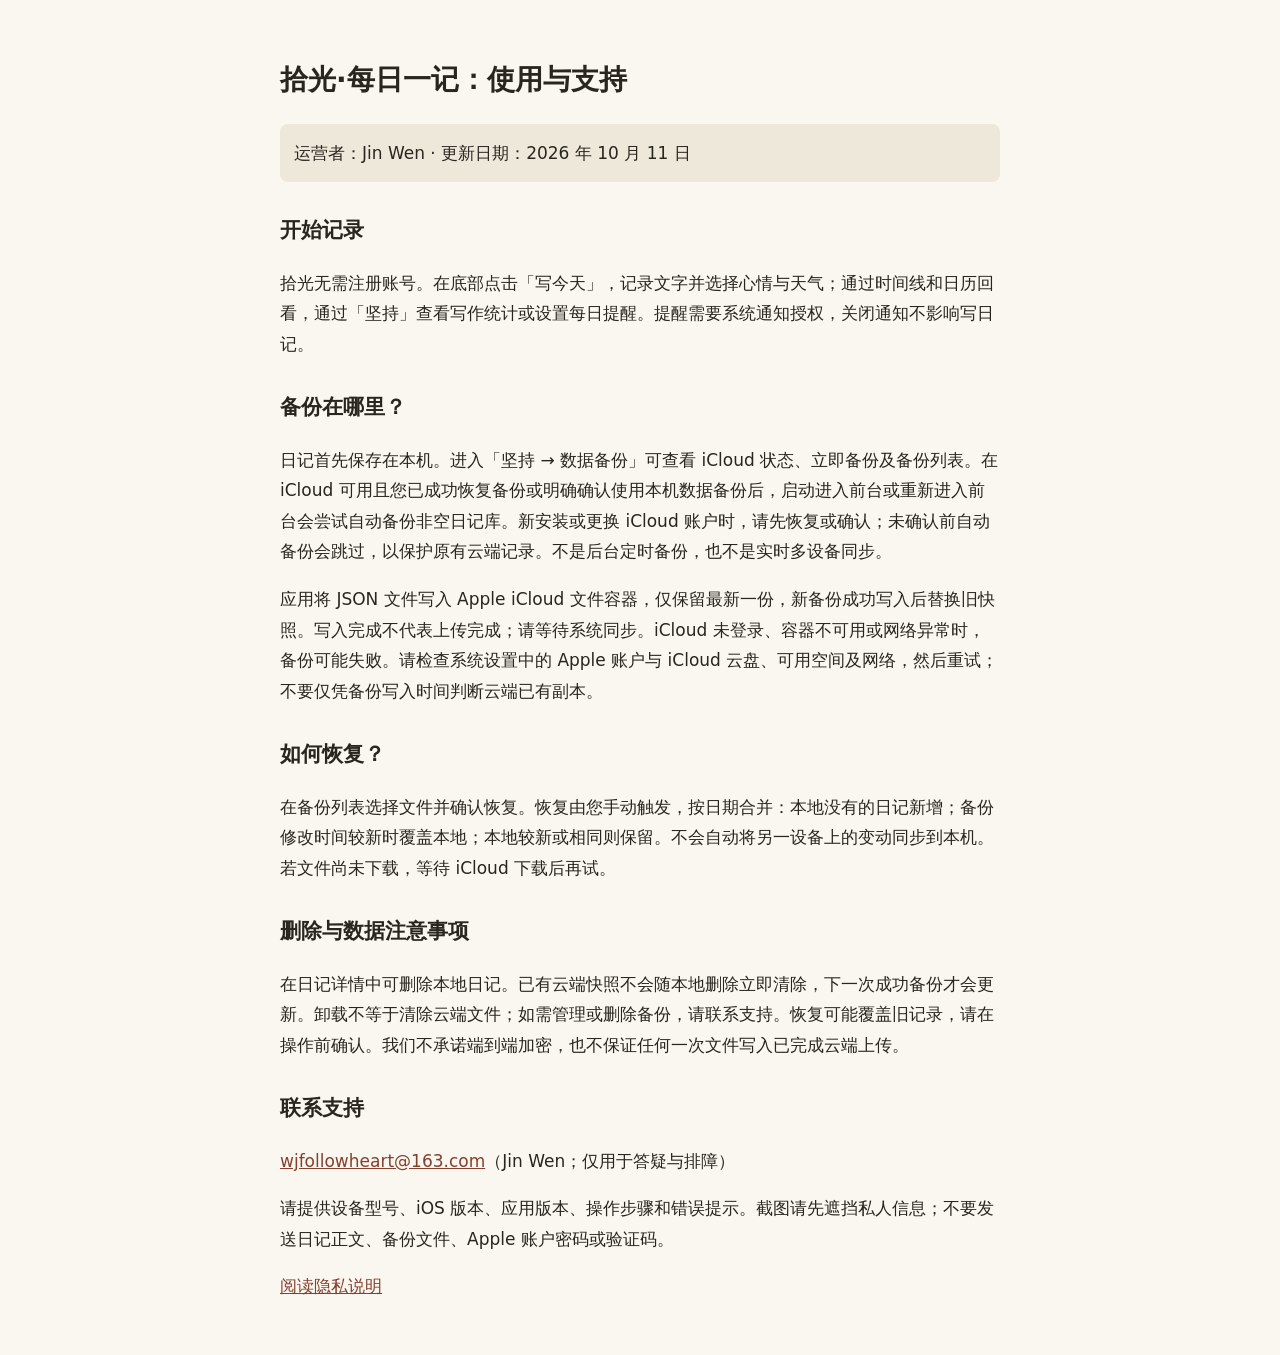
<file: index.html>
<!doctype html>
<html lang="zh-CN">
<head>
<meta charset="utf-8">
<meta name="viewport" content="width=device-width, initial-scale=1">
<title>拾光·每日一记｜使用与支持</title>
<style>body{margin:0;background:#faf7f0;color:#29251f;font:17px/1.8 system-ui,sans-serif}main{max-width:720px;margin:auto;padding:36px 22px}h1{font-size:28px}h2{font-size:21px;margin-top:30px}.note{padding:14px;background:#eee8db;border-radius:8px}a{color:#85402e;overflow-wrap:anywhere}</style>
</head>
<body><main>
<h1>拾光·每日一记：使用与支持</h1>
<p class="note">运营者：Jin Wen · 更新日期：2026 年 10 月 11 日</p>
<h2>开始记录</h2>
<p>拾光无需注册账号。在底部点击「写今天」，记录文字并选择心情与天气；通过时间线和日历回看，通过「坚持」查看写作统计或设置每日提醒。提醒需要系统通知授权，关闭通知不影响写日记。</p>
<h2>备份在哪里？</h2>
<p>日记首先保存在本机。进入「坚持 → 数据备份」可查看 iCloud 状态、立即备份及备份列表。在 iCloud 可用且您已成功恢复备份或明确确认使用本机数据备份后，启动进入前台或重新进入前台会尝试自动备份非空日记库。新安装或更换 iCloud 账户时，请先恢复或确认；未确认前自动备份会跳过，以保护原有云端记录。不是后台定时备份，也不是实时多设备同步。</p>
<p>应用将 JSON 文件写入 Apple iCloud 文件容器，仅保留最新一份，新备份成功写入后替换旧快照。写入完成不代表上传完成；请等待系统同步。iCloud 未登录、容器不可用或网络异常时，备份可能失败。请检查系统设置中的 Apple 账户与 iCloud 云盘、可用空间及网络，然后重试；不要仅凭备份写入时间判断云端已有副本。</p>
<h2>如何恢复？</h2>
<p>在备份列表选择文件并确认恢复。恢复由您手动触发，按日期合并：本地没有的日记新增；备份修改时间较新时覆盖本地；本地较新或相同则保留。不会自动将另一设备上的变动同步到本机。若文件尚未下载，等待 iCloud 下载后再试。</p>
<h2>删除与数据注意事项</h2>
<p>在日记详情中可删除本地日记。已有云端快照不会随本地删除立即清除，下一次成功备份才会更新。卸载不等于清除云端文件；如需管理或删除备份，请联系支持。恢复可能覆盖旧记录，请在操作前确认。我们不承诺端到端加密，也不保证任何一次文件写入已完成云端上传。</p>
<h2>联系支持</h2>
<p><a href="mailto:wjfollowheart@163.com">wjfollowheart@163.com</a>（Jin Wen；仅用于答疑与排障）</p>
<p>请提供设备型号、iOS 版本、应用版本、操作步骤和错误提示。截图请先遮挡私人信息；不要发送日记正文、备份文件、Apple 账户密码或验证码。</p>
<p><a href="privacy.html">阅读隐私说明</a></p>
</main></body>
</html>
</file>
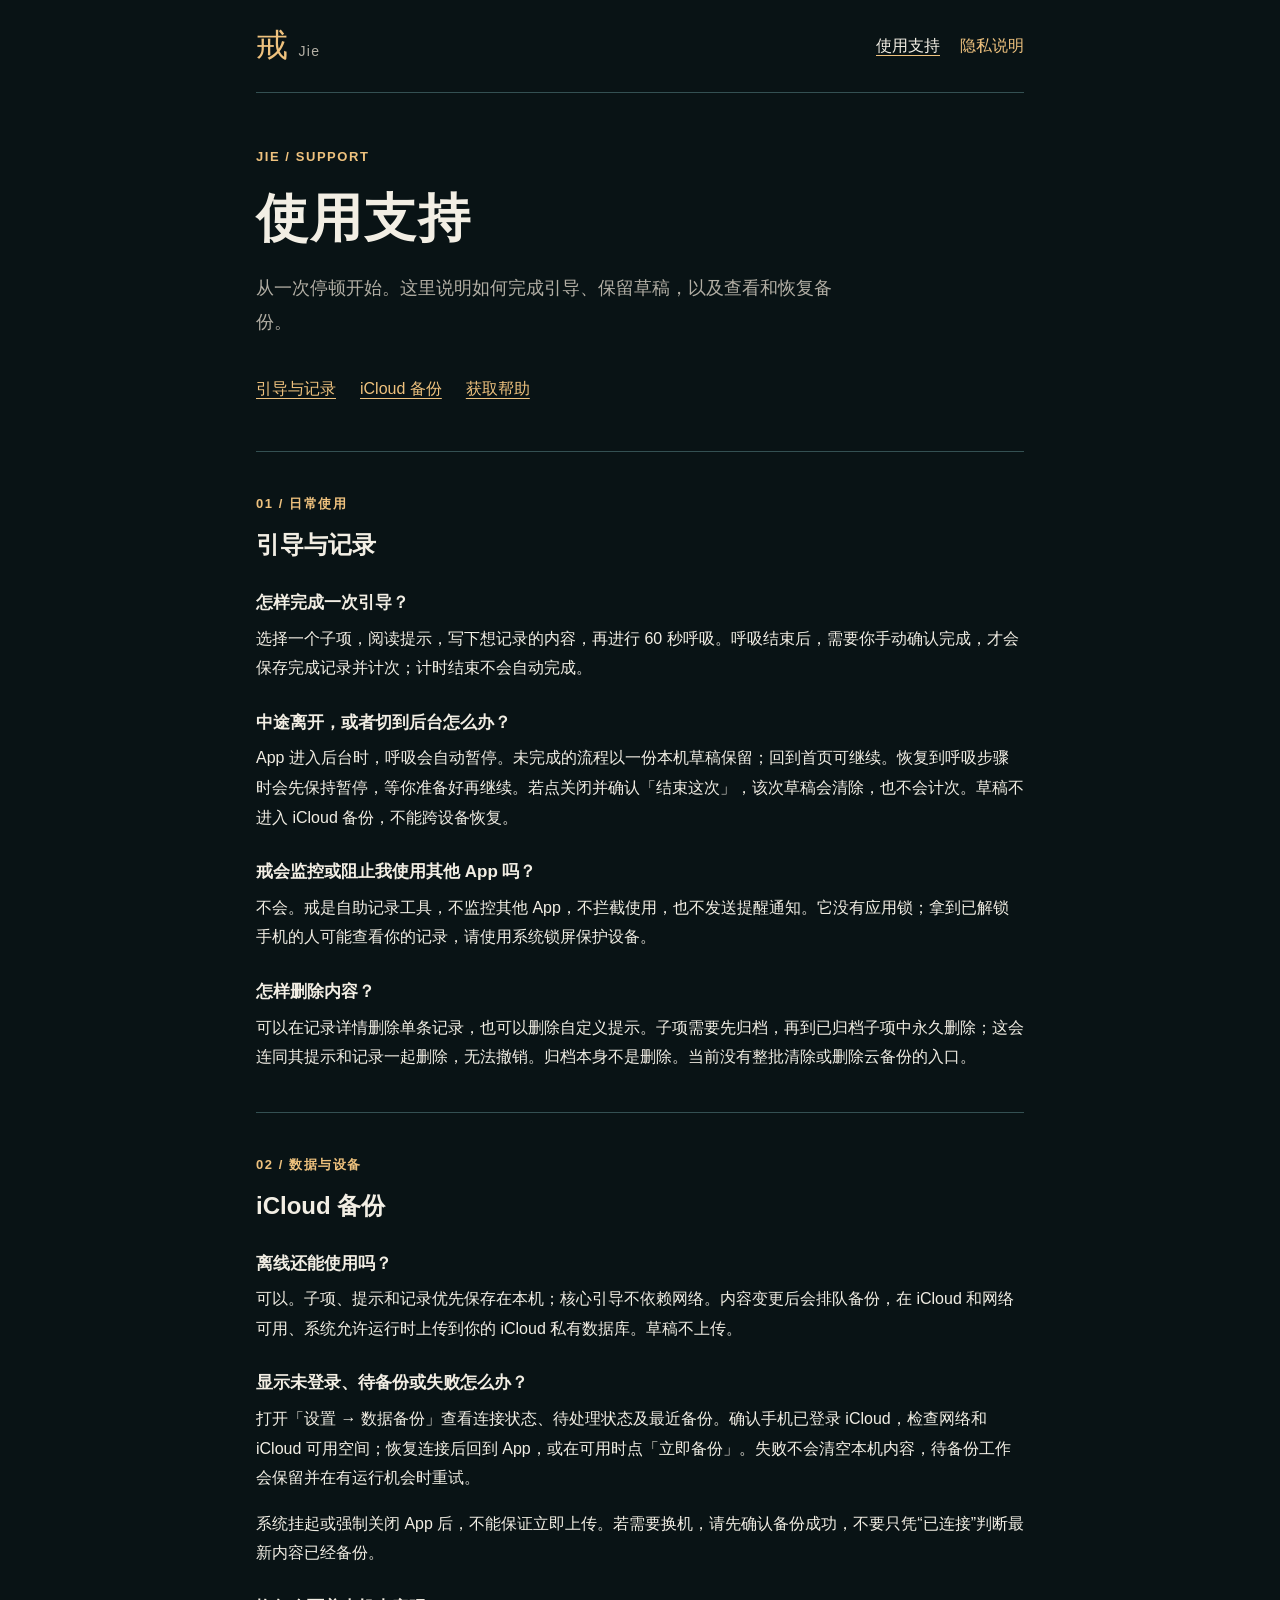
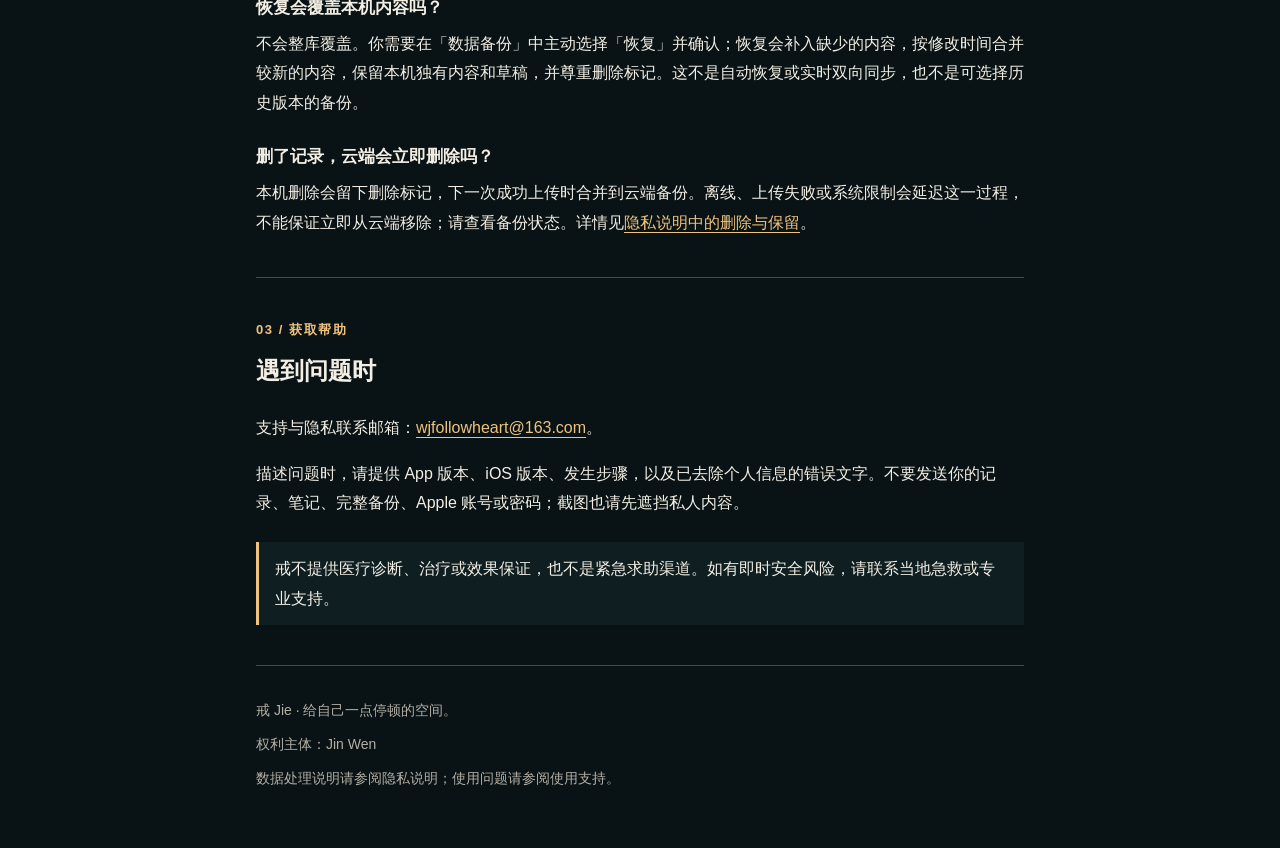
<file: jie/index.html>
<!doctype html>
<html lang="zh-Hans">
<head>
  <meta charset="utf-8">
  <meta name="viewport" content="width=device-width, initial-scale=1">
  <meta name="description" content="戒 Jie 的引导、草稿、iCloud 备份与恢复帮助。">
  <meta name="color-scheme" content="dark">
  <link rel="canonical" href="https://yiwen65.github.io/shiguang-diary-support/jie/index.html">
  <title>使用支持 · 戒 Jie</title>
  <link rel="stylesheet" href="./styles.css">
</head>
<body>
  <a class="skip-link" href="#main">跳到正文</a>

  <header class="site-header wrap">
    <a class="brand" href="./index.html" aria-label="戒 Jie 使用支持"><span aria-hidden="true">戒</span><span class="brand-name">Jie</span></a>
    <nav aria-label="主要导航">
      <a href="./index.html" aria-current="page">使用支持</a>
      <a href="./privacy.html" >隐私说明</a>
    </nav>
  </header>
  <main id="main" class="wrap" tabindex="-1">
    <div class="page-intro">
  <p class="eyebrow">JIE / SUPPORT</p>
  <h1>使用支持</h1>
  <p class="lead">从一次停顿开始。这里说明如何完成引导、保留草稿，以及查看和恢复备份。</p>
  <nav class="section-nav" aria-label="本页目录">
    <a href="#flow">引导与记录</a>
    <a href="#backup">iCloud 备份</a>
    <a href="#contact">获取帮助</a>
  </nav>
</div>
<section id="flow" aria-labelledby="flow-title">
  <p class="eyebrow">01 / 日常使用</p>
  <h2 id="flow-title">引导与记录</h2>
  <h3>怎样完成一次引导？</h3>
  <p>选择一个子项，阅读提示，写下想记录的内容，再进行 60 秒呼吸。呼吸结束后，需要你手动确认完成，才会保存完成记录并计次；计时结束不会自动完成。</p>
  <h3>中途离开，或者切到后台怎么办？</h3>
  <p>App 进入后台时，呼吸会自动暂停。未完成的流程以一份本机草稿保留；回到首页可继续。恢复到呼吸步骤时会先保持暂停，等你准备好再继续。若点关闭并确认「结束这次」，该次草稿会清除，也不会计次。草稿不进入 iCloud 备份，不能跨设备恢复。</p>
  <h3>戒会监控或阻止我使用其他 App 吗？</h3>
  <p>不会。戒是自助记录工具，不监控其他 App，不拦截使用，也不发送提醒通知。它没有应用锁；拿到已解锁手机的人可能查看你的记录，请使用系统锁屏保护设备。</p>
  <h3>怎样删除内容？</h3>
  <p>可以在记录详情删除单条记录，也可以删除自定义提示。子项需要先归档，再到已归档子项中永久删除；这会连同其提示和记录一起删除，无法撤销。归档本身不是删除。当前没有整批清除或删除云备份的入口。</p>
</section>
<section id="backup" aria-labelledby="backup-title">
  <p class="eyebrow">02 / 数据与设备</p>
  <h2 id="backup-title">iCloud 备份</h2>
  <h3>离线还能使用吗？</h3>
  <p>可以。子项、提示和记录优先保存在本机；核心引导不依赖网络。内容变更后会排队备份，在 iCloud 和网络可用、系统允许运行时上传到你的 iCloud 私有数据库。草稿不上传。</p>
  <h3>显示未登录、待备份或失败怎么办？</h3>
  <p>打开「设置 → 数据备份」查看连接状态、待处理状态及最近备份。确认手机已登录 iCloud，检查网络和 iCloud 可用空间；恢复连接后回到 App，或在可用时点「立即备份」。失败不会清空本机内容，待备份工作会保留并在有运行机会时重试。</p>
  <p>系统挂起或强制关闭 App 后，不能保证立即上传。若需要换机，请先确认备份成功，不要只凭“已连接”判断最新内容已经备份。</p>
  <h3>恢复会覆盖本机内容吗？</h3>
  <p>不会整库覆盖。你需要在「数据备份」中主动选择「恢复」并确认；恢复会补入缺少的内容，按修改时间合并较新的内容，保留本机独有内容和草稿，并尊重删除标记。这不是自动恢复或实时双向同步，也不是可选择历史版本的备份。</p>
  <h3>删了记录，云端会立即删除吗？</h3>
  <p>本机删除会留下删除标记，下一次成功上传时合并到云端备份。离线、上传失败或系统限制会延迟这一过程，不能保证立即从云端移除；请查看备份状态。详情见<a href="./privacy.html#deletion">隐私说明中的删除与保留</a>。</p>
</section>
<section id="contact" aria-labelledby="contact-title">
  <p class="eyebrow">03 / 获取帮助</p>
  <h2 id="contact-title">遇到问题时</h2>
  <p>支持与隐私联系邮箱：<a href="mailto:wjfollowheart@163.com">wjfollowheart@163.com</a>。</p>
  <p>描述问题时，请提供 App 版本、iOS 版本、发生步骤，以及已去除个人信息的错误文字。不要发送你的记录、笔记、完整备份、Apple 账号或密码；截图也请先遮挡私人内容。</p>
  <p class="notice">戒不提供医疗诊断、治疗或效果保证，也不是紧急求助渠道。如有即时安全风险，请联系当地急救或专业支持。</p>
</section>

  </main>
  <footer class="site-footer wrap">
    <p>戒 Jie · 给自己一点停顿的空间。</p>
    <p>权利主体：Jin Wen</p>
    <p class="small">数据处理说明请参阅隐私说明；使用问题请参阅使用支持。</p>
  </footer>
</body>
</html>
</file>
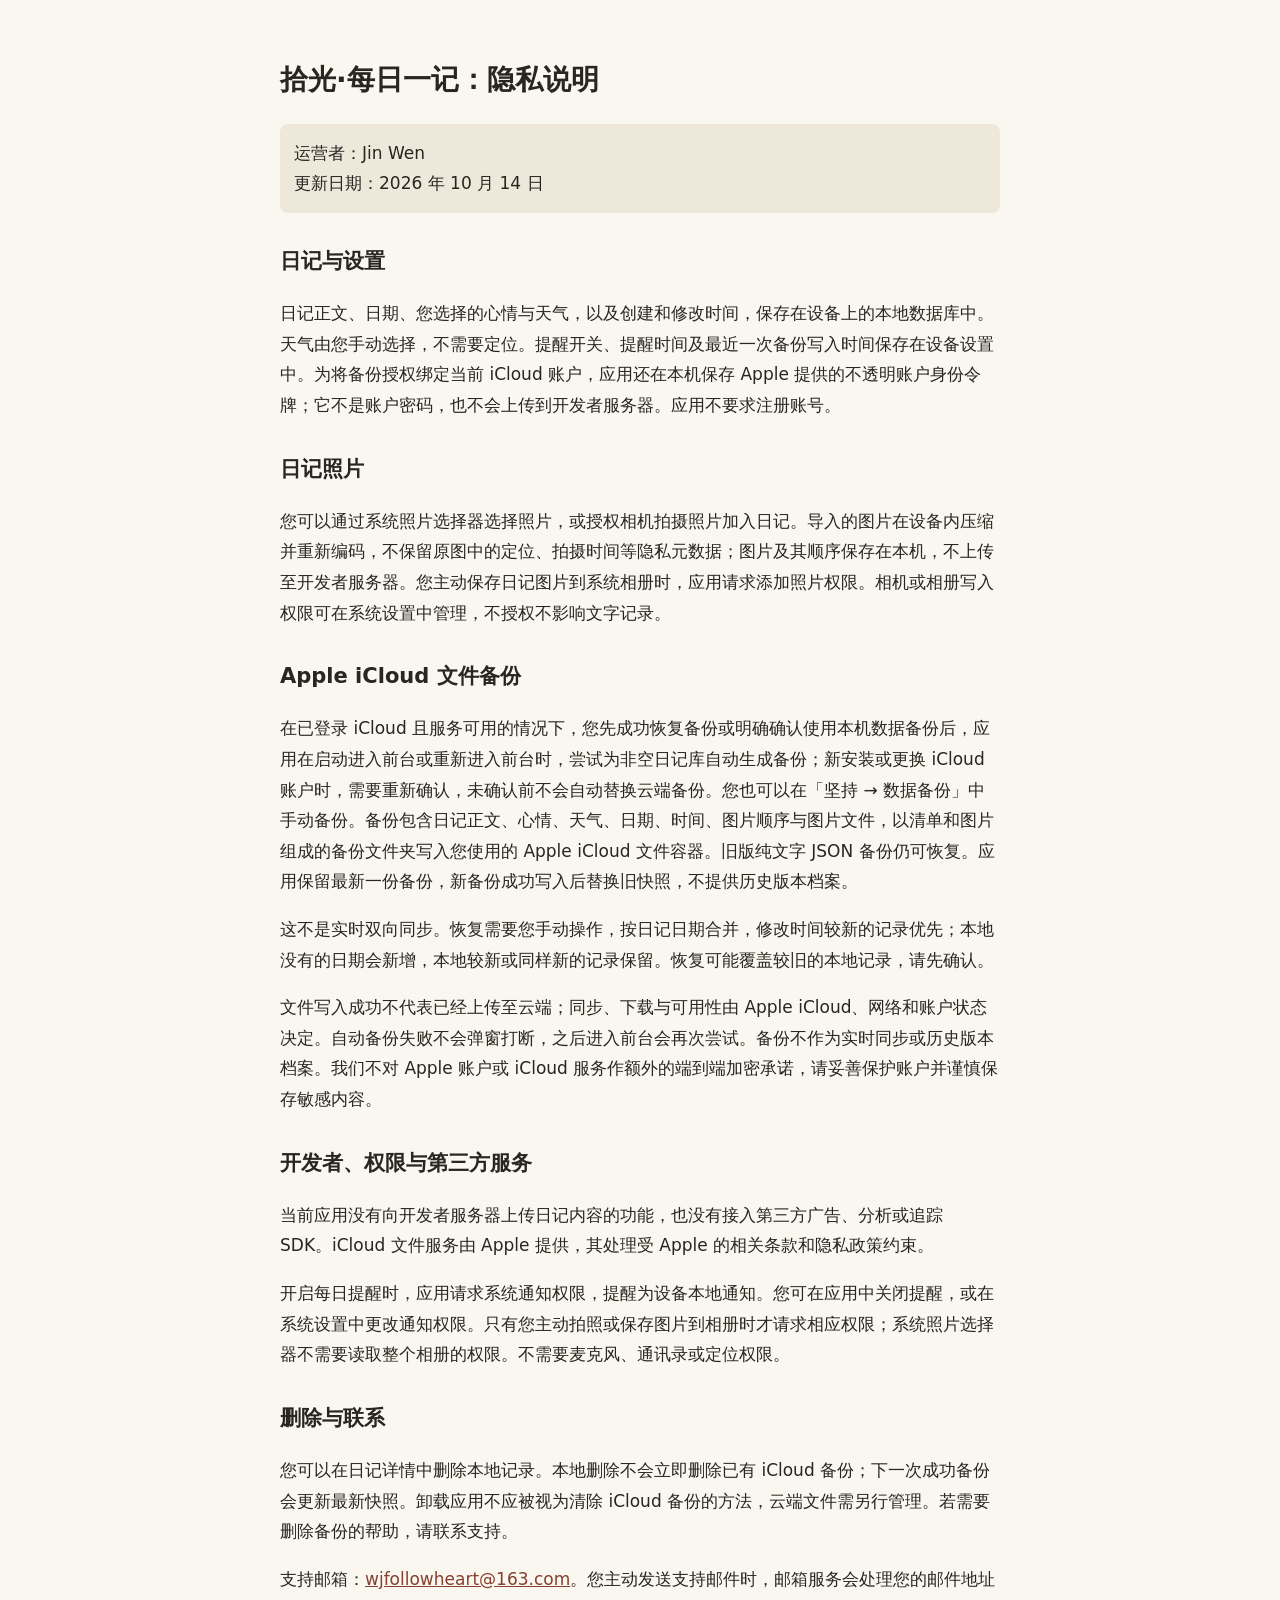
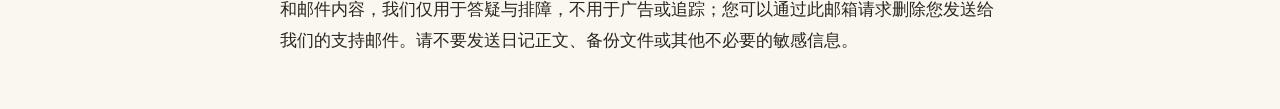
<file: privacy.html>
<!doctype html>
<html lang="zh-CN">
<head>
<meta charset="utf-8">
<meta name="viewport" content="width=device-width, initial-scale=1">
<title>拾光·每日一记｜隐私说明</title>
<style>body{margin:0;background:#faf7f0;color:#29251f;font:17px/1.8 system-ui,sans-serif}main{max-width:720px;margin:auto;padding:36px 22px}h1{font-size:28px}h2{font-size:21px;margin-top:30px}.note{padding:14px;background:#eee8db;border-radius:8px}a{color:#85402e;overflow-wrap:anywhere}</style>
</head>
<body><main>
<h1>拾光·每日一记：隐私说明</h1>
<p class="note">运营者：Jin Wen<br>更新日期：2026 年 10 月 14 日</p>
<h2>日记与设置</h2>
<p>日记正文、日期、您选择的心情与天气，以及创建和修改时间，保存在设备上的本地数据库中。天气由您手动选择，不需要定位。提醒开关、提醒时间及最近一次备份写入时间保存在设备设置中。为将备份授权绑定当前 iCloud 账户，应用还在本机保存 Apple 提供的不透明账户身份令牌；它不是账户密码，也不会上传到开发者服务器。应用不要求注册账号。</p>
<h2>日记照片</h2>
<p>您可以通过系统照片选择器选择照片，或授权相机拍摄照片加入日记。导入的图片在设备内压缩并重新编码，不保留原图中的定位、拍摄时间等隐私元数据；图片及其顺序保存在本机，不上传至开发者服务器。您主动保存日记图片到系统相册时，应用请求添加照片权限。相机或相册写入权限可在系统设置中管理，不授权不影响文字记录。</p>
<h2>Apple iCloud 文件备份</h2>
<p>在已登录 iCloud 且服务可用的情况下，您先成功恢复备份或明确确认使用本机数据备份后，应用在启动进入前台或重新进入前台时，尝试为非空日记库自动生成备份；新安装或更换 iCloud 账户时，需要重新确认，未确认前不会自动替换云端备份。您也可以在「坚持 → 数据备份」中手动备份。备份包含日记正文、心情、天气、日期、时间、图片顺序与图片文件，以清单和图片组成的备份文件夹写入您使用的 Apple iCloud 文件容器。旧版纯文字 JSON 备份仍可恢复。应用保留最新一份备份，新备份成功写入后替换旧快照，不提供历史版本档案。</p>
<p>这不是实时双向同步。恢复需要您手动操作，按日记日期合并，修改时间较新的记录优先；本地没有的日期会新增，本地较新或同样新的记录保留。恢复可能覆盖较旧的本地记录，请先确认。</p>
<p>文件写入成功不代表已经上传至云端；同步、下载与可用性由 Apple iCloud、网络和账户状态决定。自动备份失败不会弹窗打断，之后进入前台会再次尝试。备份不作为实时同步或历史版本档案。我们不对 Apple 账户或 iCloud 服务作额外的端到端加密承诺，请妥善保护账户并谨慎保存敏感内容。</p>
<h2>开发者、权限与第三方服务</h2>
<p>当前应用没有向开发者服务器上传日记内容的功能，也没有接入第三方广告、分析或追踪 SDK。iCloud 文件服务由 Apple 提供，其处理受 Apple 的相关条款和隐私政策约束。</p>
<p>开启每日提醒时，应用请求系统通知权限，提醒为设备本地通知。您可在应用中关闭提醒，或在系统设置中更改通知权限。只有您主动拍照或保存图片到相册时才请求相应权限；系统照片选择器不需要读取整个相册的权限。不需要麦克风、通讯录或定位权限。</p>
<h2>删除与联系</h2>
<p>您可以在日记详情中删除本地记录。本地删除不会立即删除已有 iCloud 备份；下一次成功备份会更新最新快照。卸载应用不应被视为清除 iCloud 备份的方法，云端文件需另行管理。若需要删除备份的帮助，请联系支持。</p>
<p>支持邮箱：<a href="mailto:wjfollowheart@163.com">wjfollowheart@163.com</a>。您主动发送支持邮件时，邮箱服务会处理您的邮件地址和邮件内容，我们仅用于答疑与排障，不用于广告或追踪；您可以通过此邮箱请求删除您发送给我们的支持邮件。请不要发送日记正文、备份文件或其他不必要的敏感信息。</p>
</main></body>
</html>
</file>
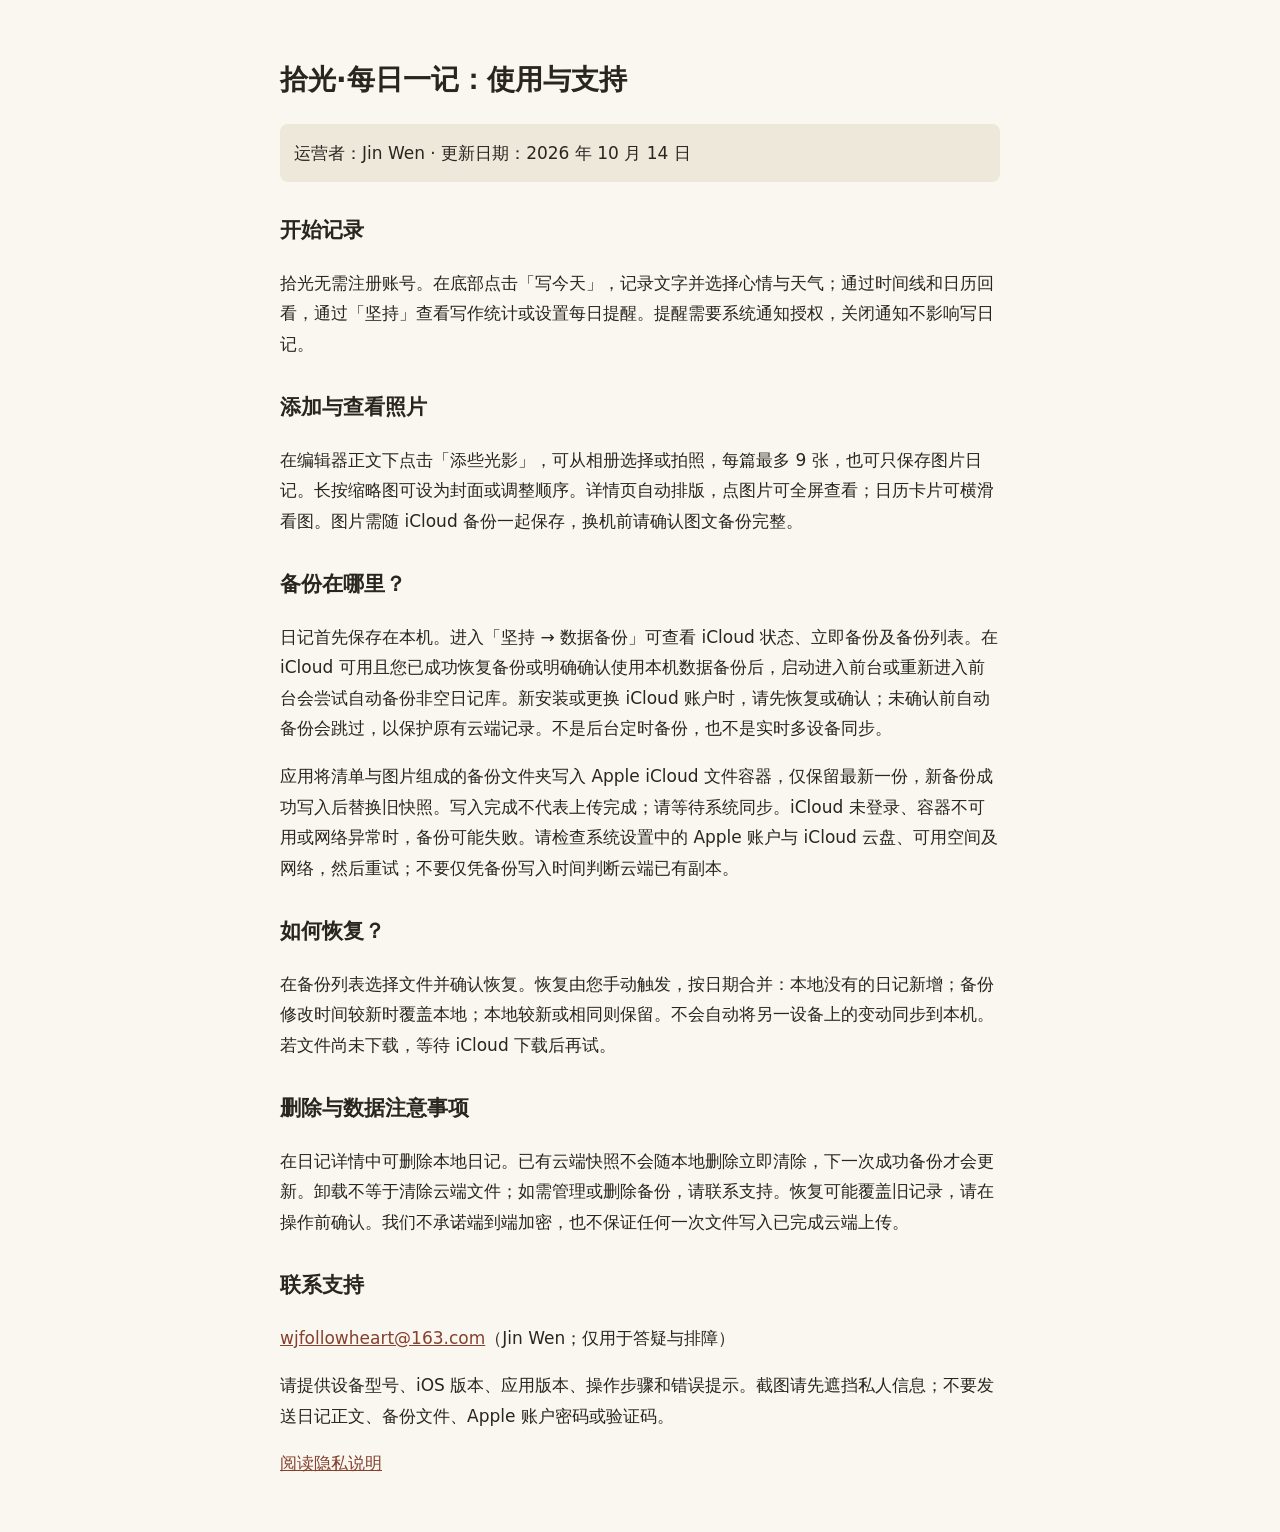
<file: support.html>
<!doctype html>
<html lang="zh-CN">
<head>
<meta charset="utf-8">
<meta name="viewport" content="width=device-width, initial-scale=1">
<title>拾光·每日一记｜使用与支持</title>
<style>body{margin:0;background:#faf7f0;color:#29251f;font:17px/1.8 system-ui,sans-serif}main{max-width:720px;margin:auto;padding:36px 22px}h1{font-size:28px}h2{font-size:21px;margin-top:30px}.note{padding:14px;background:#eee8db;border-radius:8px}a{color:#85402e;overflow-wrap:anywhere}</style>
</head>
<body><main>
<h1>拾光·每日一记：使用与支持</h1>
<p class="note">运营者：Jin Wen · 更新日期：2026 年 10 月 14 日</p>
<h2>开始记录</h2>
<p>拾光无需注册账号。在底部点击「写今天」，记录文字并选择心情与天气；通过时间线和日历回看，通过「坚持」查看写作统计或设置每日提醒。提醒需要系统通知授权，关闭通知不影响写日记。</p>
<h2>添加与查看照片</h2>
<p>在编辑器正文下点击「添些光影」，可从相册选择或拍照，每篇最多 9 张，也可只保存图片日记。长按缩略图可设为封面或调整顺序。详情页自动排版，点图片可全屏查看；日历卡片可横滑看图。图片需随 iCloud 备份一起保存，换机前请确认图文备份完整。</p>
<h2>备份在哪里？</h2>
<p>日记首先保存在本机。进入「坚持 → 数据备份」可查看 iCloud 状态、立即备份及备份列表。在 iCloud 可用且您已成功恢复备份或明确确认使用本机数据备份后，启动进入前台或重新进入前台会尝试自动备份非空日记库。新安装或更换 iCloud 账户时，请先恢复或确认；未确认前自动备份会跳过，以保护原有云端记录。不是后台定时备份，也不是实时多设备同步。</p>
<p>应用将清单与图片组成的备份文件夹写入 Apple iCloud 文件容器，仅保留最新一份，新备份成功写入后替换旧快照。写入完成不代表上传完成；请等待系统同步。iCloud 未登录、容器不可用或网络异常时，备份可能失败。请检查系统设置中的 Apple 账户与 iCloud 云盘、可用空间及网络，然后重试；不要仅凭备份写入时间判断云端已有副本。</p>
<h2>如何恢复？</h2>
<p>在备份列表选择文件并确认恢复。恢复由您手动触发，按日期合并：本地没有的日记新增；备份修改时间较新时覆盖本地；本地较新或相同则保留。不会自动将另一设备上的变动同步到本机。若文件尚未下载，等待 iCloud 下载后再试。</p>
<h2>删除与数据注意事项</h2>
<p>在日记详情中可删除本地日记。已有云端快照不会随本地删除立即清除，下一次成功备份才会更新。卸载不等于清除云端文件；如需管理或删除备份，请联系支持。恢复可能覆盖旧记录，请在操作前确认。我们不承诺端到端加密，也不保证任何一次文件写入已完成云端上传。</p>
<h2>联系支持</h2>
<p><a href="mailto:wjfollowheart@163.com">wjfollowheart@163.com</a>（Jin Wen；仅用于答疑与排障）</p>
<p>请提供设备型号、iOS 版本、应用版本、操作步骤和错误提示。截图请先遮挡私人信息；不要发送日记正文、备份文件、Apple 账户密码或验证码。</p>
<p><a href="privacy.html">阅读隐私说明</a></p>
</main></body>
</html>
</file>
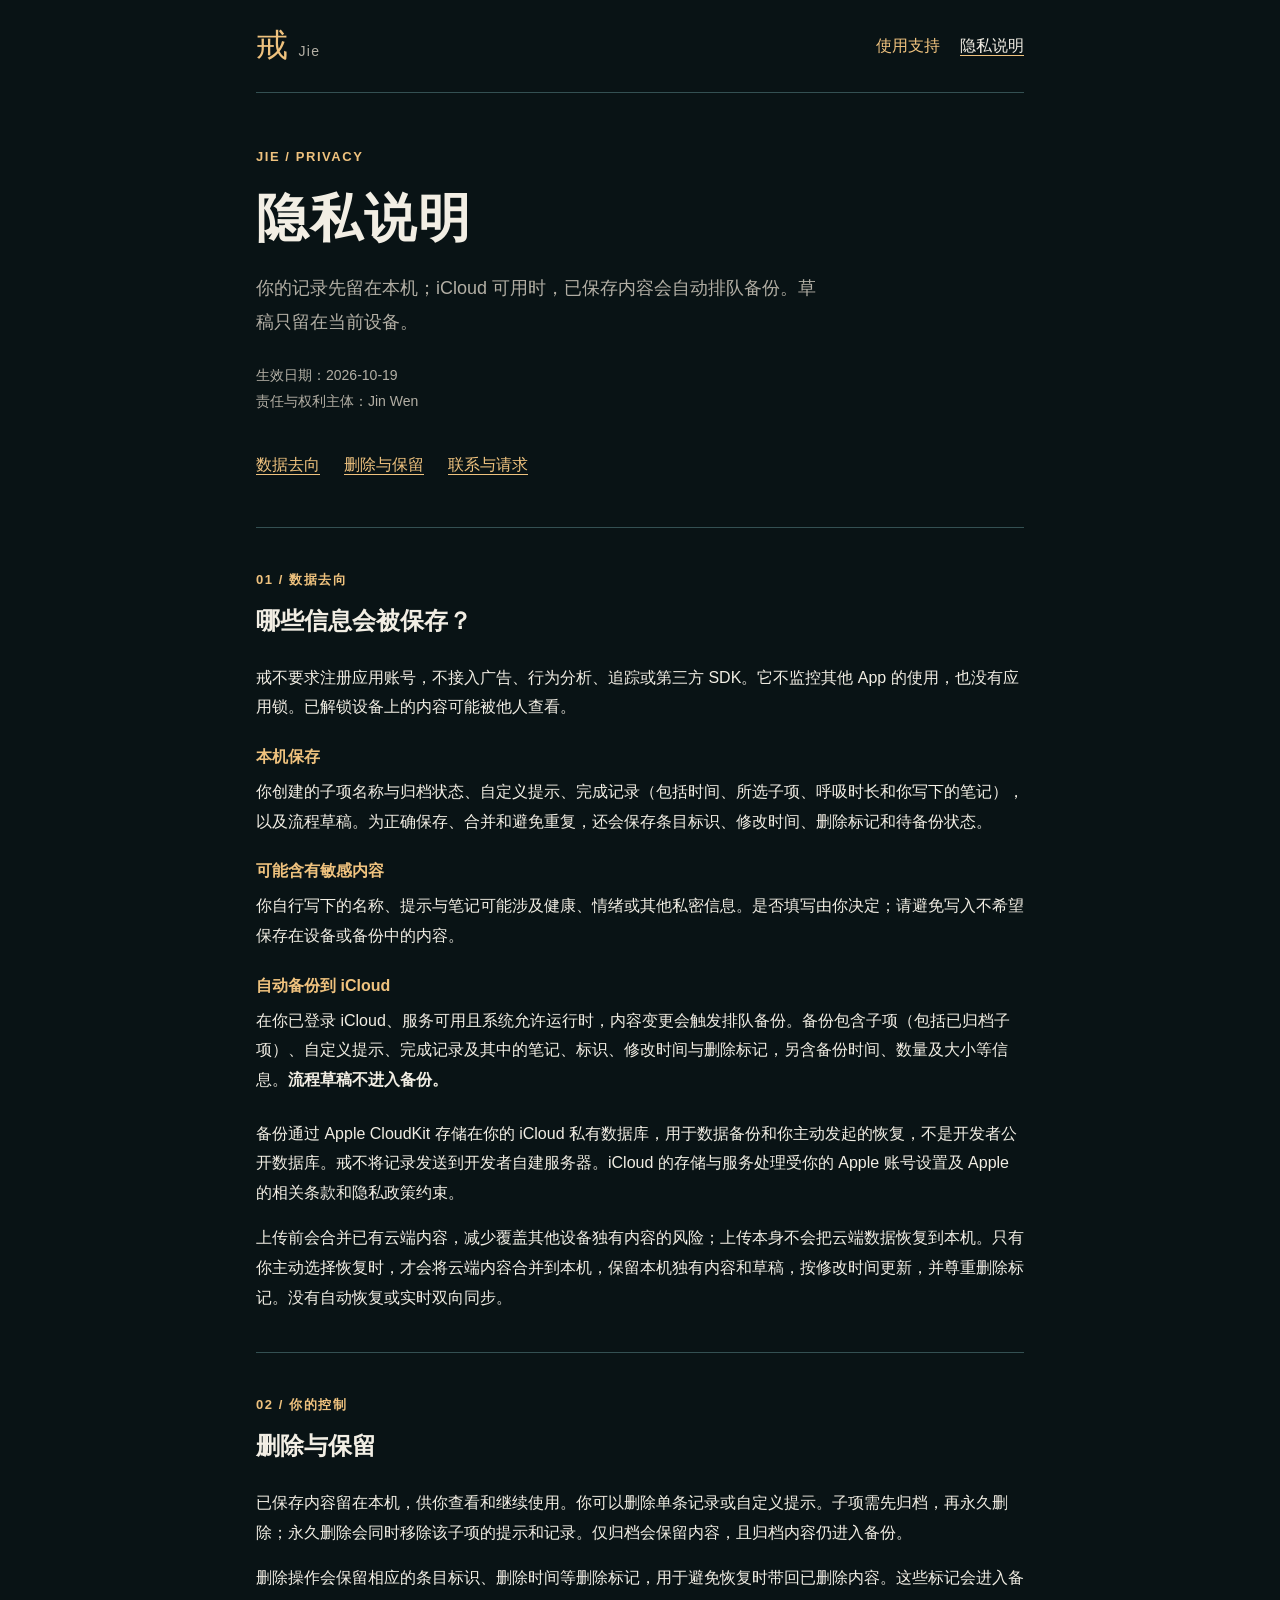
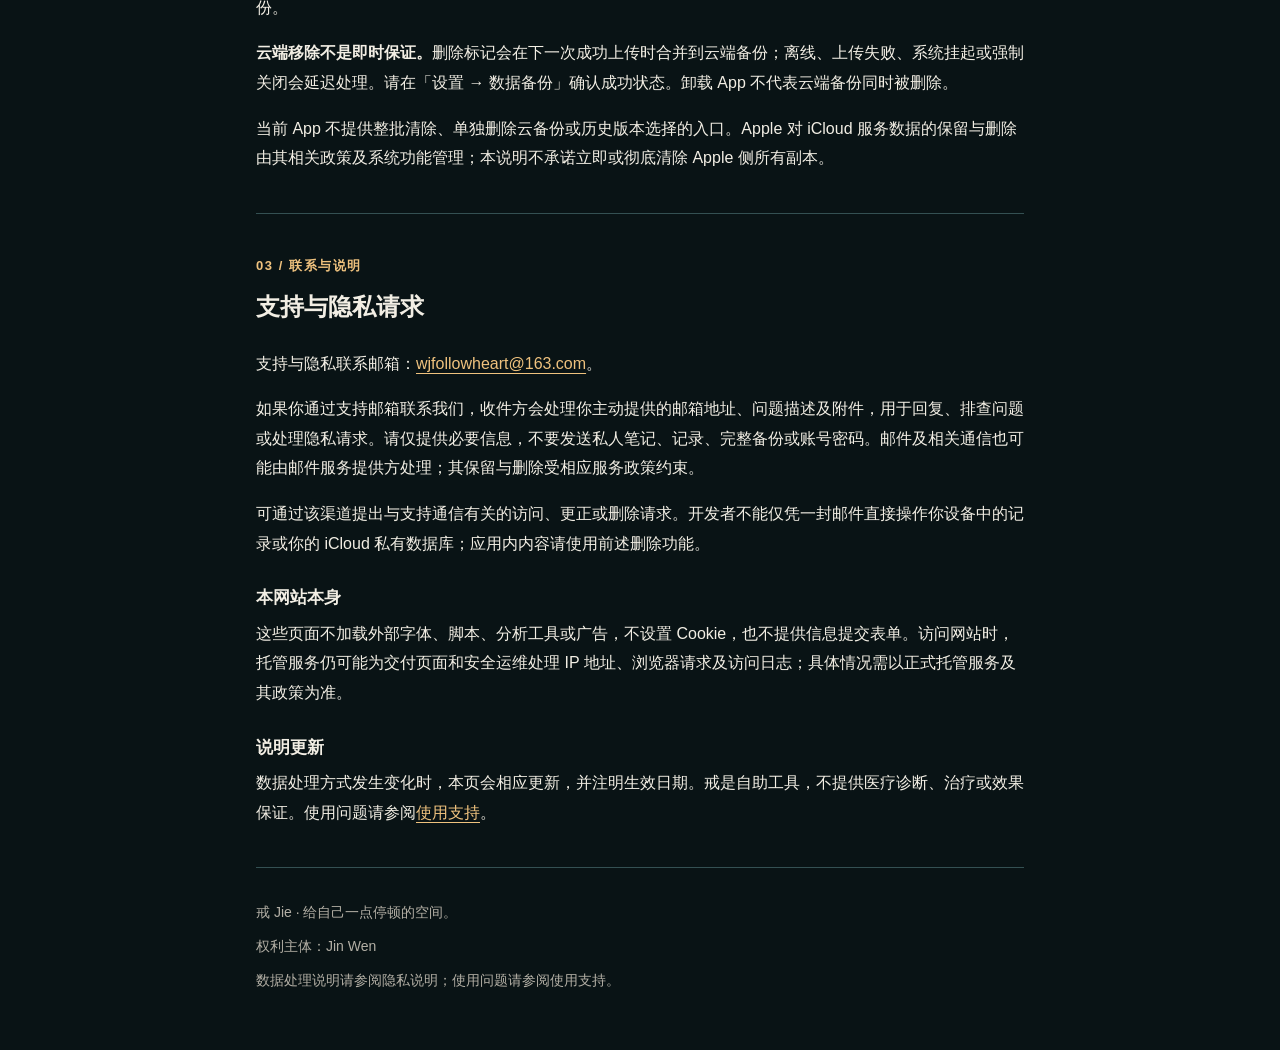
<file: jie/privacy.html>
<!doctype html>
<html lang="zh-Hans">
<head>
  <meta charset="utf-8">
  <meta name="viewport" content="width=device-width, initial-scale=1">
  <meta name="description" content="戒 Jie 的本机数据、iCloud 备份、删除限制与隐私联系说明。">
  <meta name="color-scheme" content="dark">
  <link rel="canonical" href="https://yiwen65.github.io/shiguang-diary-support/jie/privacy.html">
  <title>隐私说明 · 戒 Jie</title>
  <link rel="stylesheet" href="./styles.css">
</head>
<body>
  <a class="skip-link" href="#main">跳到正文</a>

  <header class="site-header wrap">
    <a class="brand" href="./index.html" aria-label="戒 Jie 使用支持"><span aria-hidden="true">戒</span><span class="brand-name">Jie</span></a>
    <nav aria-label="主要导航">
      <a href="./index.html" >使用支持</a>
      <a href="./privacy.html" aria-current="page">隐私说明</a>
    </nav>
  </header>
  <main id="main" class="wrap" tabindex="-1">
    <div class="page-intro">
  <p class="eyebrow">JIE / PRIVACY</p>
  <h1>隐私说明</h1>
  <p class="lead">你的记录先留在本机；iCloud 可用时，已保存内容会自动排队备份。草稿只留在当前设备。</p>
  <p class="metadata">生效日期：2026-10-19<br>责任与权利主体：Jin Wen</p>
  <nav class="section-nav" aria-label="本页目录">
    <a href="#data">数据去向</a>
    <a href="#deletion">删除与保留</a>
    <a href="#contact">联系与请求</a>
  </nav>
</div>
<section id="data" aria-labelledby="data-title">
  <p class="eyebrow">01 / 数据去向</p>
  <h2 id="data-title">哪些信息会被保存？</h2>
  <p>戒不要求注册应用账号，不接入广告、行为分析、追踪或第三方 SDK。它不监控其他 App 的使用，也没有应用锁。已解锁设备上的内容可能被他人查看。</p>
  <dl class="data-list">
    <dt>本机保存</dt>
    <dd>你创建的子项名称与归档状态、自定义提示、完成记录（包括时间、所选子项、呼吸时长和你写下的笔记），以及流程草稿。为正确保存、合并和避免重复，还会保存条目标识、修改时间、删除标记和待备份状态。</dd>
    <dt>可能含有敏感内容</dt>
    <dd>你自行写下的名称、提示与笔记可能涉及健康、情绪或其他私密信息。是否填写由你决定；请避免写入不希望保存在设备或备份中的内容。</dd>
    <dt>自动备份到 iCloud</dt>
    <dd>在你已登录 iCloud、服务可用且系统允许运行时，内容变更会触发排队备份。备份包含子项（包括已归档子项）、自定义提示、完成记录及其中的笔记、标识、修改时间与删除标记，另含备份时间、数量及大小等信息。<strong>流程草稿不进入备份。</strong></dd>
  </dl>
  <p>备份通过 Apple CloudKit 存储在你的 iCloud 私有数据库，用于数据备份和你主动发起的恢复，不是开发者公开数据库。戒不将记录发送到开发者自建服务器。iCloud 的存储与服务处理受你的 Apple 账号设置及 Apple 的相关条款和隐私政策约束。</p>
  <p>上传前会合并已有云端内容，减少覆盖其他设备独有内容的风险；上传本身不会把云端数据恢复到本机。只有你主动选择恢复时，才会将云端内容合并到本机，保留本机独有内容和草稿，按修改时间更新，并尊重删除标记。没有自动恢复或实时双向同步。</p>
</section>
<section id="deletion" aria-labelledby="deletion-title">
  <p class="eyebrow">02 / 你的控制</p>
  <h2 id="deletion-title">删除与保留</h2>
  <p>已保存内容留在本机，供你查看和继续使用。你可以删除单条记录或自定义提示。子项需先归档，再永久删除；永久删除会同时移除该子项的提示和记录。仅归档会保留内容，且归档内容仍进入备份。</p>
  <p>删除操作会保留相应的条目标识、删除时间等删除标记，用于避免恢复时带回已删除内容。这些标记会进入备份。</p>
  <p><strong>云端移除不是即时保证。</strong>删除标记会在下一次成功上传时合并到云端备份；离线、上传失败、系统挂起或强制关闭会延迟处理。请在「设置 → 数据备份」确认成功状态。卸载 App 不代表云端备份同时被删除。</p>
  <p>当前 App 不提供整批清除、单独删除云备份或历史版本选择的入口。Apple 对 iCloud 服务数据的保留与删除由其相关政策及系统功能管理；本说明不承诺立即或彻底清除 Apple 侧所有副本。</p>
</section>
<section id="contact" aria-labelledby="contact-title">
  <p class="eyebrow">03 / 联系与说明</p>
  <h2 id="contact-title">支持与隐私请求</h2>
  <p>支持与隐私联系邮箱：<a href="mailto:wjfollowheart@163.com">wjfollowheart@163.com</a>。</p>
  <p>如果你通过支持邮箱联系我们，收件方会处理你主动提供的邮箱地址、问题描述及附件，用于回复、排查问题或处理隐私请求。请仅提供必要信息，不要发送私人笔记、记录、完整备份或账号密码。邮件及相关通信也可能由邮件服务提供方处理；其保留与删除受相应服务政策约束。</p>
  <p>可通过该渠道提出与支持通信有关的访问、更正或删除请求。开发者不能仅凭一封邮件直接操作你设备中的记录或你的 iCloud 私有数据库；应用内内容请使用前述删除功能。</p>
  <h3>本网站本身</h3>
  <p>这些页面不加载外部字体、脚本、分析工具或广告，不设置 Cookie，也不提供信息提交表单。访问网站时，托管服务仍可能为交付页面和安全运维处理 IP 地址、浏览器请求及访问日志；具体情况需以正式托管服务及其政策为准。</p>
  <h3>说明更新</h3>
  <p>数据处理方式发生变化时，本页会相应更新，并注明生效日期。戒是自助工具，不提供医疗诊断、治疗或效果保证。使用问题请参阅<a href="./index.html">使用支持</a>。</p>
</section>

  </main>
  <footer class="site-footer wrap">
    <p>戒 Jie · 给自己一点停顿的空间。</p>
    <p>权利主体：Jin Wen</p>
    <p class="small">数据处理说明请参阅隐私说明；使用问题请参阅使用支持。</p>
  </footer>
</body>
</html>
</file>
<file: jie/styles.css>
:root {
  color-scheme: dark;
  --bg: #091315;
  --surface: #0f1e21;
  --text: #f2eee4;
  --muted: #b3afa5;
  --gold: #efc27e;
  --line: #345052;
  font-family: -apple-system, BlinkMacSystemFont, "PingFang SC", "Microsoft YaHei", sans-serif;
  color: var(--text);
  background: var(--bg);
  font-size: 100%;
  line-height: 1.85;
  overflow-wrap: anywhere;
}
* { box-sizing: border-box; }
body { margin: 0; }
.wrap { width: min(100% - 2.5rem, 48rem); margin-inline: auto; }
a { color: var(--gold); text-underline-offset: .25em; text-decoration-thickness: .08em; }
a:hover { color: var(--text); }
a:focus-visible, main:focus-visible { outline: 3px solid var(--gold); outline-offset: 5px; }
.skip-link { position: absolute; left: 1rem; top: -8rem; padding: .65rem 1rem; background: var(--surface); z-index: 2; }
.skip-link:focus { top: 1rem; }
.draft-banner { margin: 0; padding: .75rem 1.25rem; color: #241a0b; background: var(--gold); text-align: center; font-weight: 600; }
.site-header { display: flex; align-items: center; justify-content: space-between; flex-wrap: wrap; gap: .5rem 1.5rem; padding-block: 1.5rem; border-bottom: 1px solid var(--line); }
.brand { display: inline-flex; gap: .65rem; align-items: baseline; text-decoration: none; }
.brand > span:first-child { font-family: "Songti SC", "STSong", serif; font-size: 2rem; line-height: 1.3; }
.brand-name { color: var(--muted); font-size: .875rem; letter-spacing: .1em; }
.site-header nav { display: flex; gap: 1.25rem; flex-wrap: wrap; }
.site-header nav a { display: inline-flex; align-items: center; min-height: 2.75rem; text-decoration: none; }
.site-header nav a[aria-current="page"] { color: var(--text); text-decoration: underline; text-decoration-color: var(--gold); }
.page-intro { padding-block: 3.25rem 2.5rem; }
.eyebrow { color: var(--gold); font-size: .8125rem; font-weight: 600; letter-spacing: .12em; margin: 0 0 .75rem; }
h1, h2, h3 { line-height: 1.45; text-wrap: pretty; }
h1 { font-size: clamp(2.25rem, 7vw, 3.25rem); font-weight: 600; letter-spacing: .04em; margin: 0 0 1rem; }
h2 { font-size: 1.5rem; margin: 0 0 1.5rem; }
h3 { font-size: 1.0625rem; margin: 1.75rem 0 .5rem; }
p { margin: 0 0 1rem; }
.lead { font-size: 1.125rem; max-width: 36rem; color: var(--muted); }
.metadata, .small { color: var(--muted); font-size: .875rem; }
.metadata { margin-top: 1.5rem; }
.section-nav { display: flex; flex-wrap: wrap; gap: .5rem 1.5rem; margin-top: 1.75rem; }
.section-nav a { display: inline-flex; align-items: center; min-height: 2.75rem; }
section { border-top: 1px solid var(--line); padding-block: 2.5rem; scroll-margin-top: 1.5rem; }
section > :last-child { margin-bottom: 0; }
.data-list { margin: 0 0 1.5rem; }
.data-list dt { color: var(--gold); font-weight: 600; margin-top: 1.25rem; }
.data-list dd { margin: .35rem 0 0; }
.notice { border-left: 3px solid var(--gold); padding: .75rem 1rem; background: var(--surface); margin-top: 1.5rem; }
.draft-field { color: var(--gold); }
.site-footer { border-top: 1px solid var(--line); padding-block: 2rem 3rem; color: var(--muted); font-size: .875rem; }
.site-footer p { margin-bottom: .5rem; }
@media (max-width: 24rem) {
  .wrap { width: calc(100% - 2rem); }
  .site-header { gap: .75rem; }
  .site-header nav { gap: 1rem; }
  .page-intro { padding-block: 2.5rem 2rem; }
}
</file>
